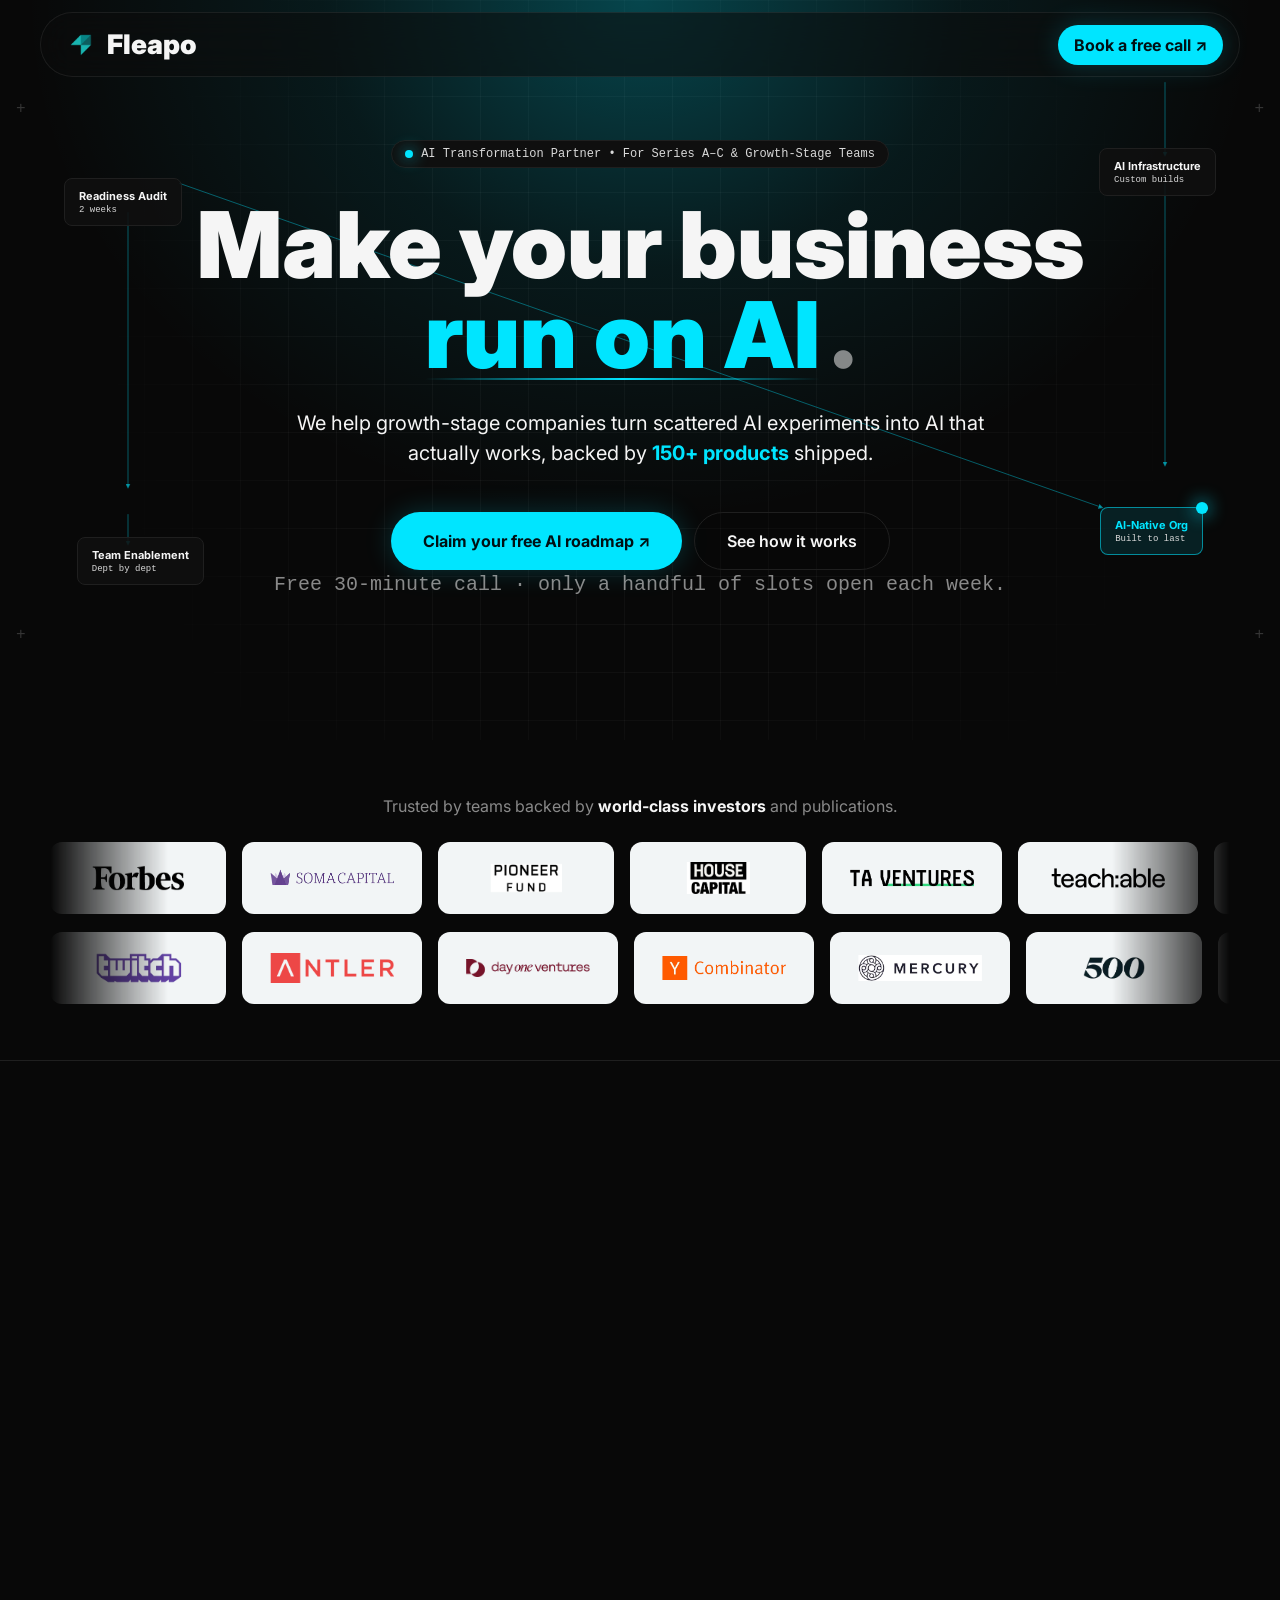
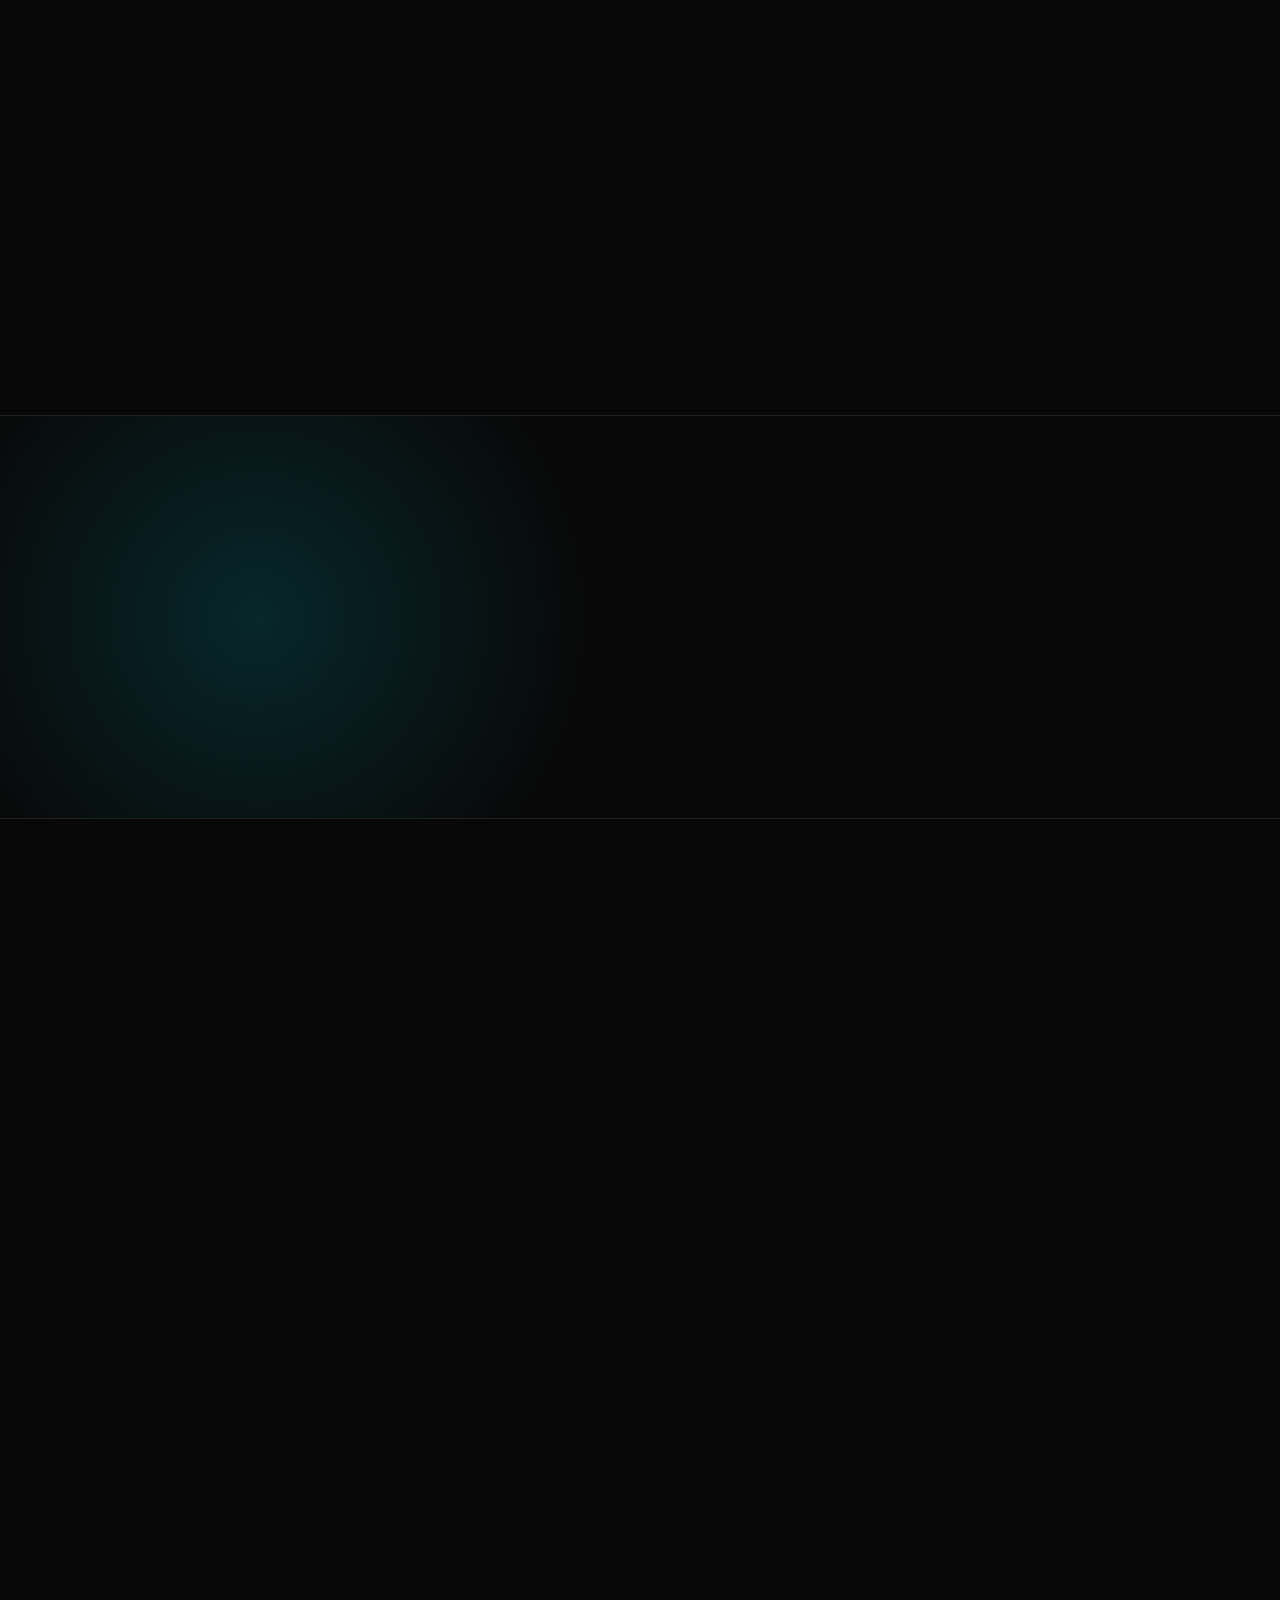
<file: index.html>
<!doctype html>
<html lang="en">
  <head>
    <meta charset="UTF-8" />
    <meta name="viewport" content="width=device-width, initial-scale=1.0" />
    <!-- Meta Pixel Code -->
    <script>
      !function(f,b,e,v,n,t,s)
      {if(f.fbq)return;n=f.fbq=function(){n.callMethod?
      n.callMethod.apply(n,arguments):n.queue.push(arguments)};
      if(!f._fbq)f._fbq=n;n.push=n;n.loaded=!0;n.version='2.0';
      n.queue=[];t=b.createElement(e);t.async=!0;
      t.src=v;s=b.getElementsByTagName(e)[0];
      s.parentNode.insertBefore(t,s)}(window, document,'script',
      'https://connect.facebook.net/en_US/fbevents.js');
      fbq('init', '1394991242243132');
      fbq('track', 'PageView');
    </script>
    <noscript><img height="1" width="1" style="display:none"
      src="https://www.facebook.com/tr?id=1394991242243132&ev=PageView&noscript=1"
    /></noscript>
    <!-- End Meta Pixel Code -->
    <title>Fleapo | AI Transformation for Growth-Stage Companies</title>
    <meta name="description" content="Fleapo helps growth-stage companies make AI actually work: we measure your AI readiness, enable your teams, and build AI that runs inside your business." />
    <link rel="icon" type="image/x-icon" href="./favicon.ico" />
    <link rel="apple-touch-icon" href="./apple-touch-icon.png" />
    <meta name="theme-color" content="#080808" />
    <link rel="preconnect" href="https://assets.calendly.com" />
    <link rel="preconnect" href="https://calendly.com" />
    <link rel="stylesheet" href="https://assets.calendly.com/assets/external/widget.css" />
    <link rel="preconnect" href="https://fonts.googleapis.com" />
    <link rel="preconnect" href="https://fonts.gstatic.com" crossorigin />
    <link href="https://fonts.googleapis.com/css2?family=Inter:wght@400;600;800;900&display=swap" rel="stylesheet" />
    <link rel="stylesheet" href="./styles.css?v=6" />
  </head>
  <body>
    <header class="nav-pill">
      <a class="brand" href="#top" aria-label="Fleapo home">
        <img class="brand-mark" src="./apple-touch-icon.png" alt="" width="32" height="32" />
        <span>Fleapo</span>
      </a>
      <button class="primary small open-modal">Book a free call ↗</button>
    </header>

    <main id="top">
      <section class="hero">
        <div class="grid-bg"></div>
        <div class="cyan-glow"></div>
        <svg class="hero-lines" viewBox="0 0 1280 720" aria-hidden="true">
          <defs>
            <marker id="arrow" viewBox="0 0 10 10" refX="5" refY="5" markerWidth="5" markerHeight="5" orient="auto-start-reverse">
              <path d="M 0 0 L 10 5 L 0 10 z" fill="rgba(0,229,255,.55)" />
            </marker>
          </defs>
          <line x1="128" y1="202" x2="128" y2="476" />
          <line x1="179" y1="173" x2="1101" y2="497" />
          <line x1="1165" y1="173" x2="1165" y2="454" />
          <line x1="1165" y1="72" x2="1165" y2="144" />
          <line x1="128" y1="504" x2="128" y2="533" />
        </svg>
        <div class="hero-chip chip-a"><b>Readiness Audit</b><span>2 weeks</span></div>
        <div class="hero-chip chip-b"><b>Team Enablement</b><span>Dept by dept</span></div>
        <div class="hero-chip chip-c"><b>AI Infrastructure</b><span>Custom builds</span></div>
        <div class="hero-chip chip-d active"><b>AI-Native Org</b><span>Built to last</span><i></i></div>
        <span class="corner plus tl">+</span><span class="corner plus tr">+</span><span class="corner plus bl">+</span><span class="corner plus br">+</span>
        <div class="hero-copy">
          <div class="badge"><i></i>AI Transformation Partner • For Series A–C &amp; Growth-Stage Teams</div>
          <h1>Make your business<br /><span><em>run on AI</em><small>.</small></span></h1>
          <p class="hero-sub">We help growth-stage companies turn scattered AI experiments into AI that actually works, backed by <b>150+ products</b> shipped.</p>
          <div class="hero-actions">
            <button class="primary open-modal">Claim your free AI roadmap ↗</button>
            <a class="ghost" href="#work">See how it works</a>
          </div>
          <p class="hero-note">Free 30-minute call · only a handful of slots open each week.</p>
        </div>
      </section>

      <section class="investors-band">
        <div class="investors">
          <p class="trust-banner">Trusted by teams backed by <b>world-class investors</b> and publications.</p>
          <div class="logo-marquee">
            <div class="logo-track">
              <span class="inv-card"><img src="./logos/investors/forbes.webp" alt="Forbes" loading="lazy" /></span>
              <span class="inv-card"><img src="./logos/investors/somacapital.webp" alt="Soma Capital" loading="lazy" /></span>
              <span class="inv-card"><img src="./logos/investors/pioneerfund.webp" alt="Pioneer Fund" loading="lazy" /></span>
              <span class="inv-card"><img src="./logos/investors/housecapital.png" alt="House Capital" loading="lazy" /></span>
              <span class="inv-card"><img src="./logos/investors/taventures.webp" alt="TA Ventures" loading="lazy" /></span>
              <span class="inv-card"><img src="./logos/investors/teachable.webp" alt="Teachable" loading="lazy" /></span>
              <span class="inv-card"><img src="./logos/investors/tinder.webp" alt="Tinder" loading="lazy" /></span>
              <span class="inv-card"><img src="./logos/investors/forbes.webp" alt="" aria-hidden="true" loading="lazy" /></span>
              <span class="inv-card"><img src="./logos/investors/somacapital.webp" alt="" aria-hidden="true" loading="lazy" /></span>
              <span class="inv-card"><img src="./logos/investors/pioneerfund.webp" alt="" aria-hidden="true" loading="lazy" /></span>
              <span class="inv-card"><img src="./logos/investors/housecapital.png" alt="" aria-hidden="true" loading="lazy" /></span>
              <span class="inv-card"><img src="./logos/investors/taventures.webp" alt="" aria-hidden="true" loading="lazy" /></span>
              <span class="inv-card"><img src="./logos/investors/teachable.webp" alt="" aria-hidden="true" loading="lazy" /></span>
              <span class="inv-card"><img src="./logos/investors/tinder.webp" alt="" aria-hidden="true" loading="lazy" /></span>
            </div>
          </div>
          <div class="logo-marquee reverse">
            <div class="logo-track">
              <span class="inv-card"><img src="./logos/investors/twitch.webp" alt="Twitch" loading="lazy" /></span>
              <span class="inv-card"><img src="./logos/investors/antler.png" alt="Antler" loading="lazy" /></span>
              <span class="inv-card"><img src="./logos/investors/dayoneventures.webp" alt="Day One Ventures" loading="lazy" /></span>
              <span class="inv-card"><img src="./logos/investors/ycombinator.webp" alt="Y Combinator" loading="lazy" /></span>
              <span class="inv-card"><img src="./logos/investors/mercury.webp" alt="Mercury" loading="lazy" /></span>
              <span class="inv-card"><img src="./logos/investors/500global.webp" alt="500 Global" loading="lazy" /></span>
              <span class="inv-card"><img src="./logos/investors/stonks.webp" alt="Stonks" loading="lazy" /></span>
              <span class="inv-card"><img src="./logos/investors/twitch.webp" alt="" aria-hidden="true" loading="lazy" /></span>
              <span class="inv-card"><img src="./logos/investors/antler.png" alt="" aria-hidden="true" loading="lazy" /></span>
              <span class="inv-card"><img src="./logos/investors/dayoneventures.webp" alt="" aria-hidden="true" loading="lazy" /></span>
              <span class="inv-card"><img src="./logos/investors/ycombinator.webp" alt="" aria-hidden="true" loading="lazy" /></span>
              <span class="inv-card"><img src="./logos/investors/mercury.webp" alt="" aria-hidden="true" loading="lazy" /></span>
              <span class="inv-card"><img src="./logos/investors/500global.webp" alt="" aria-hidden="true" loading="lazy" /></span>
              <span class="inv-card"><img src="./logos/investors/stonks.webp" alt="" aria-hidden="true" loading="lazy" /></span>
            </div>
          </div>
        </div>
      </section>

      <section class="gap band">
        <div class="section-label">THE GAP</div>
        <div class="split">
          <div class="gap-intro">
            <h2>AI-curious.<br />Not yet AI-native.</h2>
            <p>We'll show you exactly where your AI stands today, and how far it is from where it could be.</p>
            <button class="primary open-modal">See where you really stand ↗</button>
          </div>
          <div class="gap-card">
            <p class="mono">THE GAP IS MEASURABLE</p>
            <h3>Where most companies get stuck</h3>
            <div class="native-bar"><span>A genuinely AI-native company</span></div>
            <ul>
              <li>ChatGPT seats ≠ an AI strategy</li>
              <li>Knowing about AI ≠ using it</li>
              <li>More tools ≠ more output</li>
              <li>A few pilots ≠ transformation</li>
              <li>Excitement ≠ readiness</li>
              <li>Interest ≠ infrastructure</li>
            </ul>
            <p>We turn AI from scattered experiments into real change in how your work gets done.</p>
          </div>
        </div>
      </section>

      <section id="work" class="work band">
        <div class="section-label">HOW IT WORKS</div>
        <h2>Three steps to an<br />AI-native company</h2>
        <p class="lead">We measure before we recommend, and enable your people before we automate their work.</p>
        <div class="tabs" role="tablist">
          <button class="active" data-leap="0" role="tab" aria-selected="true">01<br />MEASURE</button>
          <button data-leap="1" role="tab" aria-selected="false">02<br />ENABLE</button>
          <button data-leap="2" role="tab" aria-selected="false">03<br />BUILD</button>
        </div>
        <div class="capabilities">
          <article>
            <span>01</span>
            <h3>Measure</h3>
            <h4>The AI Readiness Index.</h4>
            <p>A structured assessment of how AI is used across every team today, so your roadmap starts from evidence, not opinion.</p>
          </article>
          <article>
            <span>02</span>
            <h3>Enable</h3>
            <h4>Get your teams working with AI.</h4>
            <p>Hands-on enablement built around how each team already works, so people use AI on their real, daily tasks from day one.</p>
          </article>
          <article>
            <span>03</span>
            <h3>Build</h3>
            <h4>Deploy AI infrastructure that lasts.</h4>
            <p>Custom AI systems wired into how work actually happens, from internal tools to agents and workflow automation.</p>
          </article>
        </div>
      </section>

      <section class="diagnosis band">
        <div>
          <p class="section-label">NOT SURE WHERE TO START WITH AI?</p>
          <p>Book a free AI Discovery Call and we'll show you the highest-ROI places to start with AI, at no cost.</p>
          <button class="primary open-modal">Uncover your highest-ROI AI moves ↗</button>
        </div>
      </section>

      <section class="proof band">
        <div class="proof-copy">
          <span class="proof-mark">◷</span>
          <p class="section-label">THE AI READINESS INDEX</p>
          <h2>We measure everything<br />before we recommend anything.</h2>
          <p>Our AI Readiness Index scores every function and shows exactly where AI will create the most value first. You walk away with a clear, evidence-based picture of where you stand today and the highest-impact moves to make next.</p>
          <button class="primary open-modal">Get your free readiness review ↗</button>
        </div>
        <aside class="report">
          <div class="report-head"><span>FLEAPO AI READINESS INDEX</span><b>SAMPLE</b><span>Illustrative</span></div>
          <div class="report-grid">
            <div><strong>54</strong><span>READINESS SCORE<br />Out of 100</span></div>
            <div><strong>7</strong><span>FUNCTIONS<br />Assessed</span></div>
            <div><strong>23</strong><span>RESPONDENTS<br />Leaders &amp; teams</span></div>
            <div><strong>Stage 2</strong><span>MATURITY<br />Piloting</span></div>
          </div>
          <div class="stages"><span>01<br />Curious</span><span class="here">02<br />Piloting<em>YOU ARE HERE</em></span><span>03<br />Operating</span><span>04<br />AI-Native</span></div>
          <h4>CAPABILITY DIMENSIONS</h4>
          <div class="depts">
            <span>Everyday AI use <b>68</b></span>
            <span>Workflow automation <b>41</b></span>
            <span>Agentic systems <b>29</b></span>
            <span>Content &amp; media AI <b>55</b></span>
            <span>Data &amp; decisions <b>38</b></span>
            <span>AI governance <b>32</b></span>
          </div>
          <footer>Estimated annual value unlocked through AI<strong>Illustrative only</strong></footer>
        </aside>
      </section>

      <section id="case-studies" class="clients band">
        <p class="section-label">PROVEN IN PRODUCTION</p>
        <h2>We don't just advise on AI.<br />We've shipped it.</h2>
        <p>A decade of building real AI products, now put to work inside growth-stage companies.</p>
        <div class="case-grid">
          <article class="case-card">
            <p class="mono">SAAS · CONSUMER</p>
            <h3><img class="case-logo" src="./logos/tagmango.svg" alt="TagMango" width="134" height="28" loading="lazy" /></h3>
            <ul><li><b>$8M</b> ARR</li><li><b>$112M+</b> annual creator earnings</li></ul>
          </article>
          <article class="case-card">
            <p class="mono">CONSUMER · MARKETPLACE</p>
            <h3><img class="case-logo case-logo--fanfix" src="./logos/fanfix.svg" alt="FanFix" width="180" height="69" loading="lazy" /></h3>
            <ul><li><b>$12M</b> raised</li><li><b>$250M+</b> paid to creators</li><li>Acquired by SuperOrdinary</li></ul>
          </article>
          <article class="case-card">
            <p class="mono">AI · VERTICAL SAAS</p>
            <h3><img class="case-logo" src="./logos/teetime.svg" alt="TeeTime" width="142" height="32" loading="lazy" /></h3>
            <ul><li><b>3×</b> booking conversion</li><li><b>100K+</b> users</li><li><b>3</b> countries</li></ul>
          </article>
          <article class="case-card">
            <p class="mono">AI NATIVE · B2C</p>
            <h3><img class="case-logo" src="./logos/aifiesta.svg" alt="AI Fiesta" width="183" height="40" loading="lazy" /></h3>
            <ul><li><b>$10M</b> ARR in 6 months</li><li><b>100K+</b> sign-ups</li></ul>
          </article>
        </div>
      </section>

      <section id="founders" class="founder band">
        <div class="founder-copy">
          <p class="section-label">THE FOUNDERS</p>
          <h2>Builders first.<br />Everything else second.</h2>
          <h3>Mohammad Hasan &amp; Belal Ahmad</h3>
          <p class="muted">Co-Founders, Fleapo</p>
          <p>After 13+ years and 150+ products shipped across 7 countries, Mohammad Hasan and Belal Ahmad now help growth-stage companies make AI actually work.</p>
          <div class="link-row">
            <a href="https://linkedin.com/company/fleapo-ai" target="_blank" rel="noopener">LinkedIn ↗</a>
            <a href="https://instagram.com/fleapo_ai" target="_blank" rel="noopener">Instagram ↗</a>
            <a href="https://x.com/fleapo_ai" target="_blank" rel="noopener">X ↗</a>
            <a href="https://youtube.com/@fleapo_ai" target="_blank" rel="noopener">YouTube ↗</a>
          </div>
        </div>
        <div class="portrait">
          <div class="avatar">
            <img src="./images/hasan.webp" alt="Mohammad Hasan, Co-Founder of Fleapo" width="800" height="800" loading="lazy" />
            <span class="avatar-tag">Mohammad Hasan · Co-Founder</span>
          </div>
          <div class="quote">“AI transformation fails when it's treated as a tech problem. It's a people and systems problem, and that's exactly what we solve.”</div>
        </div>
      </section>

      <section id="faq" class="faq band">
        <div>
          <p class="section-label">FAQ</p>
          <h2>Questions every leader asks before they start.</h2>
          <p>Still have questions?</p>
          <button class="primary open-modal">Talk to the builders directly ↗</button>
          <p class="muted">Prefer email?<br />info@fleapo.com</p>
        </div>
        <div class="faq-list">
          <details><summary><span>01</span>What is the AI Readiness Index?</summary><p>A structured assessment that benchmarks how AI is used across your teams and shows exactly where it will create the most value first.</p></details>
          <details><summary><span>02</span>Do we have to start with the AI Readiness Index?</summary><p>No, but measuring first gives leadership a clear, evidence-based roadmap before any enablement or build work begins.</p></details>
          <details><summary><span>03</span>Is this an AI training course?</summary><p>No, our enablement happens inside your real workflows and is followed by building the systems that make the change stick.</p></details>
          <details><summary><span>04</span>What kinds of AI systems do you build?</summary><p>Internal tools, AI agents, workflow automation, and knowledge systems, built with the same engineering behind our 150+ shipped products.</p></details>
          <details><summary><span>05</span>How long does an AI transformation take?</summary><p>It varies by scope, but engagements move in clear stages, so you see value at each milestone instead of only at the end.</p></details>
          <details><summary><span>06</span>How are you different from a consulting firm?</summary><p>Unlike consultants who hand you a deck and leave, we build and deploy the AI systems ourselves, so you get working infrastructure, not just recommendations.</p></details>
        </div>
      </section>

      <section class="final-cta">
        <span class="plus tl">+</span><span class="plus tr">+</span><span class="plus bl">+</span><span class="plus br">+</span>
        <h2>The best day to start was yesterday.<br />The next best moment is now.</h2>
        <p>The companies that move on AI now will set the pace everyone else follows.</p>
        <button class="primary open-modal">Book a free AI Discovery Call ↗</button>
      </section>
    </main>

    <footer class="site-footer">
      <div>
        <h3>Make your business run on AI.</h3>
        <p>Fleapo helps growth-stage companies measure AI readiness, enable teams, and build AI that runs permanently inside the business.</p>
        <p class="muted">We're always looking for exceptional builders. Email info@fleapo.com.</p>
      </div>
      <nav><a href="#work">How It Works</a><a href="#case-studies">Case Studies</a><a href="#founders">Founders</a><a href="#faq">FAQ</a></nav>
      <div>
        <a href="https://linkedin.com/company/fleapo-ai" target="_blank" rel="noopener">LinkedIn ↗</a>
        <a href="https://instagram.com/fleapo_ai" target="_blank" rel="noopener">Instagram ↗</a>
        <a href="https://x.com/fleapo_ai" target="_blank" rel="noopener">X ↗</a>
        <a href="https://youtube.com/@fleapo_ai" target="_blank" rel="noopener">YouTube ↗</a>
        <span>info@fleapo.com</span>
        <p>Salt Lake Sector 5,<br />Kolkata, India</p>
      </div>
    </footer>

    <dialog id="contactModal">
      <form class="modal-card" id="contactForm" novalidate>
        <button type="button" class="close" aria-label="Close">×</button>
        <p class="section-label">BOOK YOUR FREE CALL</p>
        <h2>Let's build your AI-native company.</h2>
        <p class="form-intro">Tell us where you are with AI and we'll show you the fastest path to making it actually work.</p>
        <label>Full Name *<input type="text" name="fullname" autocomplete="name" required /></label>
        <label>Work Email *<input type="email" name="EMAIL" autocomplete="email" required /></label>
        <label>Phone Number *<input type="tel" name="PHONE" autocomplete="tel" placeholder="+91 00000 00000" required /></label>
        <label>Company Website *<input type="text" name="WEBSITE" autocomplete="url" placeholder="yourcompany.com" required /></label>
        <label>What best describes your role? *<select name="MMERGE7" required><option value="" disabled selected>Select…</option><option>Founder / CEO</option><option>CXO / Leadership</option><option>Head of Department</option><option>Individual Contributor</option></select></label>
        <fieldset class="checkgroup">
          <legend>What are you looking to achieve with AI? *<span class="hint">Select all that apply</span></legend>
          <label class="check"><input type="checkbox" name="goal" value="Assess AI readiness across teams and roles" /><span>Assess AI readiness across teams and roles</span></label>
          <label class="check"><input type="checkbox" name="goal" value="Train our workforce to use AI effectively day-to-day" /><span>Train our workforce to use AI effectively day-to-day</span></label>
          <label class="check"><input type="checkbox" name="goal" value="Redesign workflows using AI" /><span>Redesign workflows using AI</span></label>
          <label class="check"><input type="checkbox" name="goal" value="Deploy AI systems or agents internally" /><span>Deploy AI systems or agents internally</span></label>
          <label class="check"><input type="checkbox" name="goal" value="Explore customer-facing AI use cases" /><span>Explore customer-facing AI use cases</span></label>
        </fieldset>
        <label>Company Size *<select name="CSIZE" required><option value="" disabled selected>Select…</option><option>1-99</option><option>100-499</option><option>500-999</option><option>1000+</option></select></label>
        <label>How soon are you looking to move? *<select name="MMERGE10" required><option value="" disabled selected>Select…</option><option>Immediately (0–30 days)</option><option>1–3 months</option><option>Exploring / not sure yet</option></select></label>
        <div aria-hidden="true" style="position:absolute;left:-5000px"><input type="text" name="b_e15f0379c2077a0cf596534b4_10e1e0cd05" tabindex="-1" autocomplete="off" /></div>
        <p class="form-msg" id="formMsg" role="status" aria-live="polite"></p>
        <button class="primary" type="submit" id="formSubmit">Submit →</button>
      </form>
      <div class="modal-card booking-card" id="bookingView" hidden>
        <button type="button" class="close" aria-label="Close">×</button>
        <p class="section-label">YOU'RE IN ✓</p>
        <h2>Now lock in your discovery call.</h2>
        <p class="muted">Pick a time that works for you and we'll see you there.</p>
        <div id="calendlyInline" class="calendly-inline"></div>
      </div>
    </dialog>

    <script src="https://assets.calendly.com/assets/external/widget.js" async></script>
    <script src="./script.js?v=7" defer></script>
  </body>
</html>
</file>
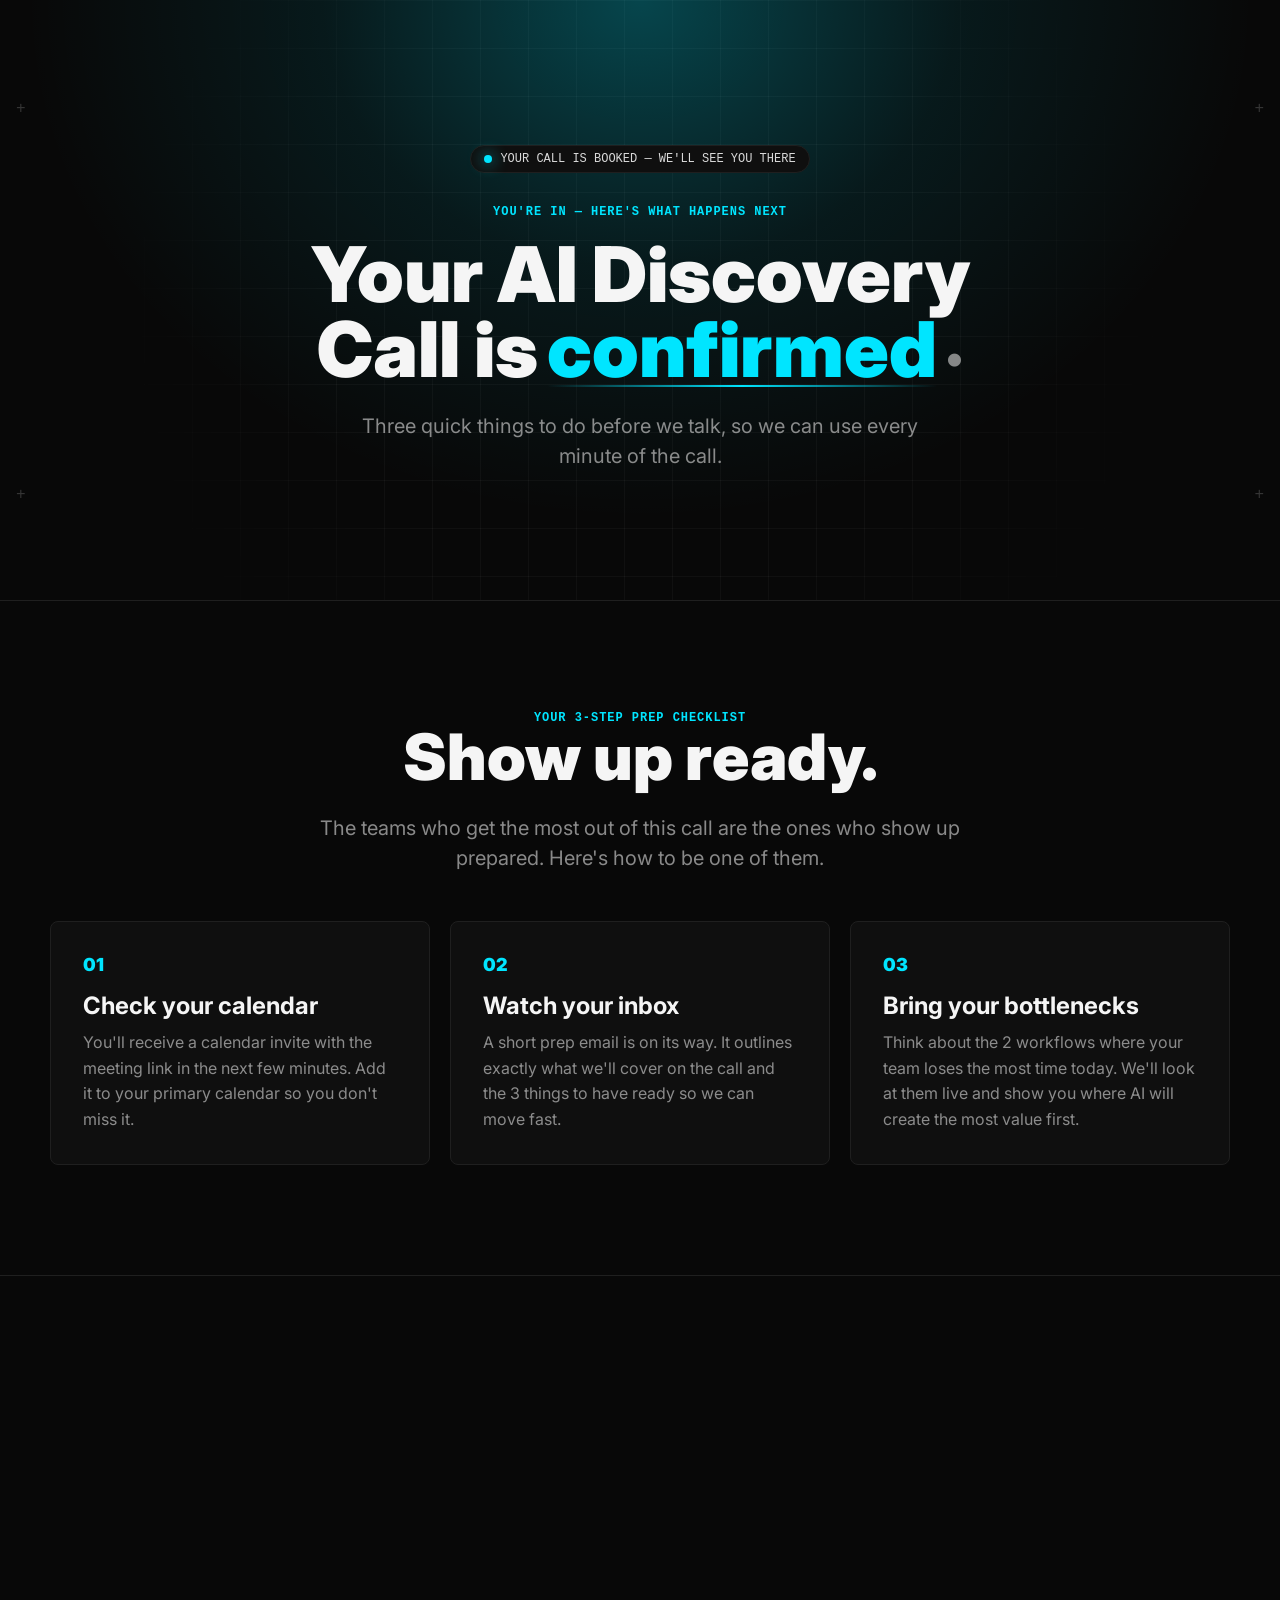
<file: confirmation.html>
<!doctype html>
<html lang="en">
  <head>
    <meta charset="UTF-8" />
    <meta name="viewport" content="width=device-width, initial-scale=1.0" />
    <!-- Meta Pixel Code -->
    <script>
      !function(f,b,e,v,n,t,s)
      {if(f.fbq)return;n=f.fbq=function(){n.callMethod?
      n.callMethod.apply(n,arguments):n.queue.push(arguments)};
      if(!f._fbq)f._fbq=n;n.push=n;n.loaded=!0;n.version='2.0';
      n.queue=[];t=b.createElement(e);t.async=!0;
      t.src=v;s=b.getElementsByTagName(e)[0];
      s.parentNode.insertBefore(t,s)}(window, document,'script',
      'https://connect.facebook.net/en_US/fbevents.js');
      fbq('init', '1394991242243132');
      fbq('track', 'PageView');
      // Reaching this page means the visitor completed a Calendly booking.
      fbq('track', 'Schedule');
    </script>
    <noscript><img height="1" width="1" style="display:none"
      src="https://www.facebook.com/tr?id=1394991242243132&ev=PageView&noscript=1"
    /></noscript>
    <!-- End Meta Pixel Code -->
    <title>You're In | Fleapo</title>
    <meta name="description" content="Your AI Discovery Call is confirmed. Here's what happens next." />
    <meta name="robots" content="noindex" />
    <link rel="icon" type="image/x-icon" href="./favicon.ico" />
    <link rel="apple-touch-icon" href="./apple-touch-icon.png" />
    <meta name="theme-color" content="#080808" />
    <link rel="preconnect" href="https://fonts.googleapis.com" />
    <link rel="preconnect" href="https://fonts.gstatic.com" crossorigin />
    <link href="https://fonts.googleapis.com/css2?family=Inter:wght@400;600;800;900&display=swap" rel="stylesheet" />
    <link rel="stylesheet" href="./styles.css?v=3" />
  </head>
  <body>
    <main id="top">
      <section class="confirm-hero">
        <div class="grid-bg"></div>
        <div class="cyan-glow"></div>
        <span class="corner plus tl">+</span><span class="corner plus tr">+</span><span class="corner plus bl">+</span><span class="corner plus br">+</span>
        <div class="confirm-copy">
          <div class="badge"><i></i>YOUR CALL IS BOOKED — WE'LL SEE YOU THERE</div>
          <p class="section-label">YOU'RE IN — HERE'S WHAT HAPPENS NEXT</p>
          <h1>Your AI Discovery<br /><span>Call is <em>confirmed</em><small>.</small></span></h1>
          <p>Three quick things to do before we talk, so we can use every minute of the call.</p>
        </div>
      </section>

      <section class="prep band">
        <div class="section-label">YOUR 3-STEP PREP CHECKLIST</div>
        <h2>Show up ready.</h2>
        <p class="lead">The teams who get the most out of this call are the ones who show up prepared. Here's how to be one of them.</p>
        <div class="prep-grid">
          <article class="prep-card">
            <span>01</span>
            <h3>Check your calendar</h3>
            <p>You'll receive a calendar invite with the meeting link in the next few minutes. Add it to your primary calendar so you don't miss it.</p>
          </article>
          <article class="prep-card">
            <span>02</span>
            <h3>Watch your inbox</h3>
            <p>A short prep email is on its way. It outlines exactly what we'll cover on the call and the 3 things to have ready so we can move fast.</p>
          </article>
          <article class="prep-card">
            <span>03</span>
            <h3>Bring your bottlenecks</h3>
            <p>Think about the 2 workflows where your team loses the most time today. We'll look at them live and show you where AI will create the most value first.</p>
          </article>
        </div>
      </section>

      <section class="final-cta">
        <span class="plus tl">+</span><span class="plus tr">+</span><span class="plus bl">+</span><span class="plus br">+</span>
        <h2>Need to reschedule or have<br />a question before the call?</h2>
        <p>We typically reply within a few hours.</p>
        <a class="primary" href="mailto:info@fleapo.com?subject=About%20my%20AI%20Discovery%20Call">Email our team ↗</a>
      </section>
    </main>

    <footer class="site-footer">
      <div>
        <h3>Don't just adopt AI. Become AI-native.</h3>
        <p>Fleapo is the AI transformation partner for growth-stage companies. We measure readiness, enable teams, and build AI infrastructure that runs permanently inside your business.</p>
      </div>
      <div>
        <a href="https://linkedin.com/company/fleapo-ai" target="_blank" rel="noopener">LinkedIn ↗</a>
        <a href="https://instagram.com/fleapo_ai" target="_blank" rel="noopener">Instagram ↗</a>
        <a href="https://x.com/fleapo_ai" target="_blank" rel="noopener">X ↗</a>
        <a href="https://youtube.com/@fleapo_ai" target="_blank" rel="noopener">YouTube ↗</a>
        <span>info@fleapo.com</span>
        <p>Salt Lake Sector 5,<br />Kolkata, India</p>
      </div>
    </footer>
    <p class="copyright">Copyright 2026 | Fleapo™</p>
  </body>
</html>
</file>
<file: styles.css>
:root {
  --bg: #080808;
  --panel: #0f0f0f;
  --panel-2: #141414;
  --border: #1f1f1f;
  --text: #f5f5f5;
  --muted: #d9d9d9;
  --dim: rgba(217, 217, 217, 0.62);
  --cyan: #00e5ff;
  --cyan-2: #00a9c8;
}

* { box-sizing: border-box; }
html { scroll-behavior: smooth; scroll-padding-top: 96px; }
body {
  margin: 0;
  background: var(--bg);
  color: var(--text);
  font-family: Inter, system-ui, sans-serif;
  overflow-x: hidden;
  text-rendering: optimizeSpeed;
}
a, button { color: inherit; font: inherit; }
a { text-decoration: none; }
button { cursor: pointer; border: 0; }

/* Skip heavy off-screen rendering until sections scroll near the viewport */
.band, .clients, .founder, .faq, .final-cta, .site-footer {
  content-visibility: auto;
  contain-intrinsic-size: auto 720px;
}

.nav-pill {
  position: fixed;
  z-index: 100;
  top: 12px;
  left: 40px;
  right: 40px;
  height: 65px;
  display: flex;
  align-items: center;
  justify-content: space-between;
  gap: 12px;
  padding: 12px 16px;
  border: 1px solid rgba(255,255,255,.07);
  border-radius: 999px;
  background: rgba(13,13,13,.58);
  backdrop-filter: blur(18px);
}
.brand {
  display: flex;
  align-items: center;
  gap: 10px;
  flex-shrink: 0;
  padding: 4px 8px;
  font-size: 27px;
  font-weight: 900;
}
.brand-mark {
  display: block;
  width: 32px;
  height: 32px;
  border-radius: 8px;
}
.nav-divider { width: 1px; height: 16px; background: var(--border); }
.nav-pill nav {
  flex: 1;
  display: flex;
  justify-content: center;
  gap: 2px;
}
.nav-pill nav a {
  padding: 10px 12px;
  border-radius: 999px;
  white-space: nowrap;
  transition: background .2s ease;
}
.nav-pill nav a:hover { background: var(--panel-2); font-weight: 700; }
.primary {
  display: inline-flex;
  align-items: center;
  justify-content: center;
  min-height: 58px;
  padding: 16px 32px;
  border-radius: 999px;
  background: var(--cyan);
  color: #001014;
  font-weight: 700;
  box-shadow: 0 0 28px rgba(0,229,255,.2);
}
.primary.small { min-height: 40px; padding: 8px 16px; }
.ghost {
  display: inline-flex;
  align-items: center;
  justify-content: center;
  min-height: 58px;
  padding: 16px 32px;
  border: 1px solid var(--border);
  border-radius: 999px;
  background: rgba(0,0,0,.18);
  font-weight: 600;
}
.menu { display: none; margin-left: auto; background: transparent; padding: 10px; }
.menu span { display: block; width: 16px; height: 1px; margin: 4px 0; background: var(--text); }

.hero {
  position: relative;
  min-height: 740px;
  display: flex;
  align-items: center;
  justify-content: center;
  padding: 140px 16px 96px;
  overflow: hidden;
}
.grid-bg {
  position: absolute;
  inset: 0;
  background-image:
    linear-gradient(rgba(255,255,255,.035) 1px, transparent 1px),
    linear-gradient(90deg, rgba(255,255,255,.035) 1px, transparent 1px);
  background-size: 48px 48px;
  mask-image: radial-gradient(circle at center, black 0 44%, transparent 76%);
}
.cyan-glow {
  position: absolute;
  inset: 0 0 auto;
  height: 60vh;
  background: radial-gradient(ellipse at top, rgba(0,229,255,.28), rgba(0,229,255,.08) 35%, transparent 68%);
}
.hero-lines {
  position: absolute;
  inset: 0;
  width: 100%;
  height: 100%;
  pointer-events: none;
}
.hero-lines line {
  stroke: rgba(0,229,255,.38);
  stroke-width: 1;
  marker-end: url(#arrow);
}
.hero-chip {
  position: absolute;
  z-index: 5;
  display: flex;
  flex-direction: column;
  gap: 2px;
  padding: 10px 14px;
  border: 1px solid var(--border);
  border-radius: 8px;
  background: rgba(15,15,15,.88);
  font-size: 11px;
}
.hero-chip span { color: var(--muted); font-family: ui-monospace, SFMono-Regular, Menlo, monospace; font-size: 9px; }
.hero-chip.active { border-color: rgba(0,229,255,.55); background: rgba(0,229,255,.11); color: var(--cyan); }
.hero-chip i { position: absolute; top: -6px; right: -6px; width: 12px; height: 12px; border-radius: 50%; background: var(--cyan); box-shadow: 0 0 18px var(--cyan); }
.chip-a { left: 5%; top: 24%; }
.chip-b { left: 6%; bottom: 21%; }
.chip-c { right: 5%; top: 20%; }
.chip-d { right: 6%; bottom: 25%; }
.plus { font-family: ui-monospace, SFMono-Regular, Menlo, monospace; color: rgba(255,255,255,.18); }
.corner { position: absolute; z-index: 2; font-size: 16px; }
.tl { top: 100px; left: 16px; }
.tr { top: 100px; right: 16px; }
.bl { bottom: 96px; left: 16px; }
.br { bottom: 96px; right: 16px; }
.hero-copy {
  position: relative;
  z-index: 20;
  width: min(896px, 100%);
  text-align: center;
}
.badge {
  display: inline-flex;
  align-items: center;
  gap: 8px;
  min-height: 26px;
  margin-bottom: 32px;
  padding: 6px 13px;
  border: 1px solid var(--border);
  border-radius: 999px;
  background: var(--panel);
  color: var(--muted);
  font-family: ui-monospace, SFMono-Regular, Menlo, monospace;
  font-size: 12px;
}
.badge i {
  width: 8px;
  height: 8px;
  border-radius: 50%;
  background: var(--cyan);
  box-shadow: 0 0 16px var(--cyan);
}
h1, h2, h3, h4, p { margin-top: 0; }
.hero h1 {
  margin-bottom: 28px;
  font-size: clamp(48px, 7.5vw, 92px);
  line-height: .98;
  font-weight: 900;
}
.hero h1 span { display: flex; justify-content: center; gap: .12em; }
.hero h1 em {
  position: relative;
  color: var(--cyan);
  font-style: normal;
}
.hero h1 em::after {
  content: "";
  position: absolute;
  left: 0;
  right: 0;
  bottom: 0;
  height: 2px;
  border-radius: 999px;
  background: linear-gradient(90deg, transparent, var(--cyan), transparent);
}
.hero h1 small { color: rgba(217,217,217,.6); font-size: 1em; }
.hero-copy p {
  max-width: 760px;
  margin: 0 auto 44px;
  font-size: 20px;
  line-height: 1.5;
}
.hero-sub b { color: var(--cyan); }
.hero-actions {
  display: flex;
  justify-content: center;
  gap: 12px;
}
.hero-note {
  margin: 18px auto 0;
  color: var(--dim);
  font-family: ui-monospace, SFMono-Regular, Menlo, monospace;
  font-size: 13px;
}

.marquee-section { position: relative; height: 90px; overflow: hidden; }
.line {
  position: relative;
  height: 1px;
  border-top: 1px solid var(--border);
}
.line span { position: absolute; top: -10px; color: rgba(255,255,255,.2); }
.line span:last-child { right: 0; }
.marquee { padding: 16px 0; background: rgba(15,15,15,.3); overflow: hidden; }
.marquee-track {
  display: flex;
  width: max-content;
  animation: marquee 28s linear infinite;
  will-change: transform;
}
.marquee-track span {
  display: grid;
  place-items: center;
  width: 230px;
  height: 56px;
  color: rgba(255,255,255,.55);
  font-weight: 900;
}
@keyframes marquee { to { transform: translateX(-50%); } }

.stats {
  display: grid;
  grid-template-columns: repeat(5, 1fr);
  border-top: 1px solid var(--border);
  border-bottom: 1px solid var(--border);
}
.stats div { padding: 52px 20px; text-align: center; border-right: 1px solid var(--border); }
.stats div:last-child { border-right: 0; }
.stats strong { display: block; margin-bottom: 12px; color: var(--cyan); font-size: 38px; line-height: 1; }
.stats p, .lead, .muted { color: var(--dim); }

.band { padding: 110px max(24px, calc((100vw - 1180px) / 2)); }
.section-label {
  color: var(--cyan);
  font-family: ui-monospace, SFMono-Regular, Menlo, monospace;
  font-size: 12px;
  font-weight: 700;
  letter-spacing: .08em;
}
.band h2 {
  margin-bottom: 24px;
  font-size: clamp(40px, 5vw, 72px);
  line-height: 1;
  font-weight: 900;
}
.split {
  display: grid;
  grid-template-columns: .9fr 1.1fr;
  gap: 72px;
  align-items: start;
}
.gap-card, .capabilities article, .report, .portrait, .community, .case-card {
  border: 1px solid var(--border);
  border-radius: 8px;
  background: var(--panel);
}
.gap-intro { display: grid; gap: 22px; align-content: start; }
.gap-intro h2 { margin-bottom: 0; }
.gap-intro p { max-width: 380px; margin: 0; color: var(--dim); font-size: 17px; line-height: 1.6; }
.gap-intro .primary { justify-self: start; }
.gap-card { padding: 32px; }
.mono { color: var(--muted); font-family: ui-monospace, SFMono-Regular, Menlo, monospace; font-size: 12px; }
.native-bar {
  height: 42px;
  margin: 22px 0;
  border: 1px solid rgba(0,229,255,.38);
  border-radius: 999px;
  background: linear-gradient(90deg, rgba(0,229,255,.18), transparent);
  color: var(--cyan);
}
.native-bar span { display: block; padding: 11px 18px; }
.gap-card ul { display: grid; grid-template-columns: repeat(2, 1fr); gap: 10px; padding: 0; list-style: none; }
.gap-card li { padding: 12px; border: 1px solid var(--border); border-radius: 8px; color: var(--muted); }

.work { text-align: center; }
.lead { margin-bottom: 40px; font-size: 20px; line-height: 1.5; }
.tabs {
  display: inline-grid;
  grid-template-columns: repeat(3, 1fr);
  gap: 1px;
  margin-bottom: 28px;
  border: 1px solid var(--border);
  border-radius: 999px;
  overflow: hidden;
  background: var(--border);
}
.tabs button { padding: 12px 42px; background: var(--panel); color: var(--muted); font-weight: 800; }
.tabs button.active { background: var(--cyan); color: #001014; }
.capabilities {
  display: grid;
  grid-template-columns: repeat(3, 1fr);
  gap: 20px;
  text-align: left;
}
.capabilities article { padding: 32px; min-height: 200px; }
.capabilities article > span { color: var(--cyan); font-weight: 900; }
.capabilities h3 { margin: 18px 0 8px; font-size: 28px; }
.capabilities h4 { font-size: 21px; }
.capabilities p { color: var(--dim); line-height: 1.6; }
.capabilities b { display: block; margin-top: 22px; color: var(--cyan); font-size: 12px; }

.diagnosis {
  border-block: 1px solid var(--border);
  background: radial-gradient(circle at 20% 50%, rgba(0,229,255,.14), transparent 32%);
}
.diagnosis div { max-width: 760px; }
.diagnosis p:not(.section-label) { color: var(--muted); font-size: 22px; line-height: 1.5; margin-bottom: 32px; }

.proof {
  display: grid;
  grid-template-columns: .8fr 1.2fr;
  gap: 56px;
  align-items: center;
}
.proof-mark {
  display: inline-grid;
  place-items: center;
  width: 76px;
  height: 76px;
  margin-bottom: 24px;
  border: 1px solid rgba(0,229,255,.35);
  border-radius: 12px;
  color: var(--cyan);
  font-size: 28px;
  font-weight: 900;
}
.proof-copy p:not(.section-label) { color: var(--dim); line-height: 1.65; margin-bottom: 32px; }
.report {
  padding: 24px;
  background: #f2f5f6;
  color: #0c1113;
  box-shadow: 0 24px 80px rgba(0,229,255,.12);
}
.report-head {
  display: flex;
  justify-content: space-between;
  gap: 12px;
  border-bottom: 1px solid #d8dfe2;
  padding-bottom: 14px;
  font-size: 11px;
  font-weight: 800;
}
.report-head b { color: var(--cyan-2); }
.report-logo { display: block; height: 22px; width: auto; }
.report-grid {
  display: grid;
  grid-template-columns: repeat(4, 1fr);
  gap: 8px;
  margin: 16px 0;
}
.report-grid div {
  padding: 14px;
  border: 1px solid #d8dfe2;
  background: white;
}
.report-grid strong { display: block; color: var(--cyan-2); font-size: 28px; }
.report-grid span, .stages, .report h4 { font-size: 10px; font-weight: 800; }
.stages {
  display: grid;
  grid-template-columns: repeat(4, 1fr);
  gap: 8px;
  margin: 14px 0 18px;
}
.stages.three { grid-template-columns: repeat(3, 1fr); }
.stages span { padding: 10px; border: 1px solid #d8dfe2; background: white; }
.stages em { display: block; margin-top: 6px; color: var(--cyan-2); font-style: normal; }
.depts { display: grid; grid-template-columns: repeat(2, 1fr); gap: 8px; }
.depts span { padding: 11px; border: 1px solid #d8dfe2; background: white; font-size: 12px; }
.report footer { display: flex; justify-content: space-between; gap: 12px; margin-top: 16px; padding-top: 14px; border-top: 1px solid #d8dfe2; font-size: 12px; }
.report footer strong { color: var(--cyan-2); text-align: right; }

.clients { text-align: center; border-top: 1px solid var(--border); }
.clients > p:not(.section-label) { max-width: 700px; margin-inline: auto; color: var(--dim); line-height: 1.6; }
.case-grid {
  display: grid;
  grid-template-columns: repeat(4, 1fr);
  gap: 20px;
  margin-top: 48px;
  text-align: left;
}
.case-card { padding: 28px; }
.case-card h3 { margin: 12px 0 16px; font-size: 26px; }
.case-logo {
  display: block;
  height: 30px;
  width: auto;
  max-width: 100%;
}
.case-logo--fanfix { height: 48px; margin: -9px 0; }
.case-card ul { margin: 0; padding: 0; list-style: none; display: grid; gap: 10px; }
.case-card li { padding: 10px 12px; border: 1px solid var(--border); border-radius: 8px; color: var(--dim); font-size: 14px; }
.case-card li b { color: var(--cyan); }
.investors-band {
  padding: 56px max(24px, calc((100vw - 1180px) / 2));
  border-bottom: 1px solid var(--border);
}
.investors-band .investors { margin-top: 0; }
.investors-band .trust-banner { text-align: center; }
.investors { margin-top: 56px; display: grid; gap: 18px; }
.trust-banner { margin: 0 0 8px; color: var(--dim); font-size: 16px; }
.trust-banner b { color: var(--text); }
.logo-marquee {
  overflow: hidden;
  mask-image: linear-gradient(90deg, transparent, black 10%, black 90%, transparent);
  -webkit-mask-image: linear-gradient(90deg, transparent, black 10%, black 90%, transparent);
}
.logo-track {
  display: flex;
  gap: 16px;
  width: max-content;
  animation: marquee 36s linear infinite;
  will-change: transform;
}
.logo-marquee.reverse .logo-track { animation-direction: reverse; animation-duration: 42s; }
.logo-marquee:hover .logo-track { animation-play-state: paused; }
.inv-card {
  display: grid;
  place-items: center;
  min-width: 176px;
  height: 72px;
  margin-right: 0;
  padding: 16px 28px;
  border-radius: 12px;
  background: #f2f5f6;
}
.inv-card img {
  display: block;
  max-height: 32px;
  max-width: 124px;
  width: auto;
  height: auto;
  object-fit: contain;
}

.founder {
  display: grid;
  grid-template-columns: 1fr .9fr;
  gap: 40px;
  border-top: 1px solid var(--border);
}
.founder-copy p { color: var(--dim); line-height: 1.65; }
.founder-copy h3 { margin-bottom: 6px; font-size: 28px; }
.link-row { display: flex; flex-wrap: wrap; gap: 18px; color: var(--cyan); font-weight: 700; }
.link-row a { color: var(--cyan); }
.portrait { padding: 24px; min-height: 520px; display: flex; flex-direction: column; justify-content: space-between; background: linear-gradient(180deg, rgba(0,229,255,.13), var(--panel) 48%); }
.avatar {
  position: relative;
  height: 320px;
  border-radius: 8px;
  overflow: hidden;
  background: #111;
}
.avatar img {
  width: 100%;
  height: 100%;
  object-fit: cover;
  display: block;
}
.avatar-tag {
  position: absolute;
  left: 10px;
  bottom: 10px;
  padding: 7px 14px;
  border: 1px solid rgba(0,229,255,.35);
  border-radius: 999px;
  background: rgba(8,8,8,.78);
  color: var(--text);
  font-size: 12px;
  font-weight: 700;
}
.quote { color: var(--text); font-size: 20px; line-height: 1.4; }
.community { padding: 24px; }
.community strong { display: block; color: var(--cyan); font-size: 56px; }
.community span, .community p, .community div, .community small { color: var(--dim); line-height: 1.6; }

.faq {
  display: grid;
  grid-template-columns: .7fr 1.3fr;
  gap: 56px;
  border-top: 1px solid var(--border);
}
.faq > div:first-child .primary { margin-bottom: 24px; }
.faq-list details { border-top: 1px solid var(--border); }
.faq-list details:last-child { border-bottom: 1px solid var(--border); }
.faq-list summary {
  display: flex;
  align-items: center;
  gap: 24px;
  padding: 26px 0;
  cursor: pointer;
  font-size: 22px;
  font-weight: 800;
}
.faq-list summary span { color: var(--cyan); font-family: ui-monospace, SFMono-Regular, Menlo, monospace; font-size: 16px; }
.faq-list p { color: var(--dim); padding: 0 0 26px 56px; line-height: 1.6; }

.final-cta {
  position: relative;
  padding: 120px 24px;
  border-block: 1px solid var(--border);
  text-align: center;
  overflow: hidden;
}
.final-cta::before {
  content: "";
  position: absolute;
  inset: 0;
  background: radial-gradient(circle at center, rgba(0,229,255,.2), transparent 55%);
  pointer-events: none;
}
.final-cta h2, .final-cta p, .final-cta button { position: relative; }
.final-cta h2 { font-size: clamp(36px, 5vw, 70px); line-height: 1.03; }
.final-cta p { color: var(--dim); font-size: 20px; margin-bottom: 32px; }

.site-footer {
  display: grid;
  grid-template-columns: 1.1fr .7fr .9fr;
  gap: 48px;
  padding: 64px max(24px, calc((100vw - 1180px) / 2));
  color: var(--dim);
}
.site-footer h3 { color: var(--text); font-size: 26px; }
.site-footer nav, .site-footer div:last-child { display: grid; gap: 12px; align-content: start; }
.site-footer a { color: var(--text); }

dialog {
  width: min(520px, calc(100vw - 32px));
  padding: 0;
  border: 1px solid var(--border);
  border-radius: 12px;
  background: transparent;
  color: var(--text);
}
dialog::backdrop { background: rgba(0,0,0,.72); backdrop-filter: blur(8px); }
.modal-card {
  position: relative;
  display: grid;
  gap: 14px;
  padding: 28px;
  background: var(--panel);
  max-height: calc(100vh - 64px);
  overflow-y: auto;
}
.modal-card[hidden] { display: none; }
.modal-card h2 { margin-bottom: 8px; font-size: 32px; line-height: 1; }
.modal-card .ghost { min-height: 48px; padding: 10px 24px; }
.close {
  position: absolute;
  top: 12px;
  right: 12px;
  width: 34px;
  height: 34px;
  border-radius: 50%;
  background: var(--panel-2);
}
label { display: grid; gap: 8px; color: var(--muted); font-weight: 700; }
.form-intro { margin: -4px 0 6px; color: var(--dim); font-size: 14px; line-height: 1.55; }
.checkgroup { margin: 0; padding: 0; border: 0; display: grid; gap: 10px; }
.checkgroup legend { padding: 0; margin-bottom: 4px; color: var(--muted); font-weight: 700; }
.checkgroup .hint { display: block; margin-top: 2px; color: var(--dim); font-weight: 400; font-size: 12px; }
.check {
  display: flex;
  align-items: flex-start;
  gap: 10px;
  padding: 11px 13px;
  border: 1px solid var(--border);
  border-radius: 8px;
  background: #090909;
  color: var(--muted);
  font-weight: 400;
  cursor: pointer;
  transition: border-color .2s ease, background .2s ease;
}
.check:hover { border-color: rgba(0,229,255,.4); }
.check:has(input:checked) { border-color: var(--cyan); background: rgba(0,229,255,.08); color: var(--text); }
.check input { accent-color: var(--cyan); width: 17px; height: 17px; margin: 1px 0 0; flex-shrink: 0; }
.form-msg { display: none; margin: 0; font-size: 14px; line-height: 1.45; }
.form-msg.error { display: block; color: #ff8a8a; }
.form-msg.success { display: block; color: var(--cyan); font-weight: 700; }

/* Booking view — widen the dialog and embed Calendly */
dialog:has(.booking-card:not([hidden])) { width: min(720px, calc(100vw - 32px)); }
.booking-card .section-label { color: var(--cyan); }
.calendly-inline {
  min-width: 320px;
  height: min(680px, calc(100vh - 220px));
  border-radius: 8px;
  overflow: hidden;
}
@media (max-width: 760px) {
  .calendly-inline { height: min(620px, calc(100vh - 200px)); }
}
input[type="text"], input[type="email"], input[type="tel"], select, textarea {
  width: 100%;
  border: 1px solid var(--border);
  border-radius: 8px;
  background: #090909;
  color: var(--text);
  padding: 12px;
  resize: vertical;
  font: inherit;
}

/* ── Motion & polish ─────────────────────────────────────── */

.primary, .ghost {
  transition: transform .25s ease, box-shadow .25s ease, border-color .25s ease, background .25s ease;
}
.primary:hover {
  transform: translateY(-2px);
  box-shadow: 0 6px 40px rgba(0,229,255,.45);
}
.primary:active { transform: translateY(0); }
.ghost:hover {
  transform: translateY(-2px);
  border-color: rgba(0,229,255,.5);
  box-shadow: 0 6px 28px rgba(0,229,255,.14);
}

.gap-card, .capabilities article, .case-card, .portrait, .community, .report {
  transition: transform .35s cubic-bezier(.22,.61,.36,1), border-color .35s ease, box-shadow .35s ease, opacity .35s ease;
}
.gap-card:hover, .case-card:hover, .portrait:hover, .community:hover {
  transform: translateY(-6px);
  border-color: rgba(0,229,255,.45);
  box-shadow: 0 18px 56px rgba(0,229,255,.1);
}
.report:hover {
  transform: translateY(-6px) rotate(-.3deg);
  box-shadow: 0 32px 96px rgba(0,229,255,.22);
}

.stats div { transition: background .3s ease; }
.stats div:hover { background: rgba(0,229,255,.05); }
.stats strong { transition: text-shadow .3s ease; }
.stats div:hover strong { text-shadow: 0 0 32px rgba(0,229,255,.65); }

/* Leap tabs ↔ capability cards */
.tabs button {
  cursor: pointer;
  transition: background .3s ease, color .3s ease;
}
.tabs button:hover:not(.active) { background: var(--panel-2); color: var(--text); }
.capabilities article { cursor: pointer; }
.capabilities article:hover {
  transform: translateY(-6px);
  border-color: rgba(0,229,255,.35);
  box-shadow: 0 18px 56px rgba(0,229,255,.1);
}
.capabilities article.active {
  border-color: rgba(0,229,255,.65);
  background: linear-gradient(180deg, rgba(0,229,255,.07), var(--panel) 55%);
  box-shadow: 0 18px 64px rgba(0,229,255,.14);
}
.capabilities.has-focus article:not(.active):not(:hover) { opacity: .55; }

/* Scroll-reveal */
.reveal {
  opacity: 0;
  transform: translateY(28px);
  transition: opacity .8s cubic-bezier(.22,.61,.36,1), transform .8s cubic-bezier(.22,.61,.36,1);
  transition-delay: calc(var(--reveal-i, 0) * 90ms);
}
.reveal.in { opacity: 1; transform: none; }

/* Nav scrollspy + link motion */
.nav-pill nav a.active { background: var(--panel-2); color: var(--cyan); font-weight: 700; }
.link-row a { transition: transform .25s ease, opacity .25s ease; display: inline-block; }
.link-row a:hover { transform: translateX(3px); }
.site-footer a { transition: color .25s ease; }
.site-footer a:hover { color: var(--cyan); }

.faq-list summary { transition: color .25s ease; }
.faq-list summary:hover { color: var(--cyan); }
.faq-list details[open] > p { animation: faq-open .45s cubic-bezier(.22,.61,.36,1); }
@keyframes faq-open {
  from { opacity: 0; transform: translateY(-8px); }
  to { opacity: 1; transform: none; }
}

.marquee:hover .marquee-track { animation-play-state: paused; }

.hero-chip { transition: transform .35s ease, border-color .35s ease; }
.hero-chip:hover { transform: translateY(-4px); border-color: rgba(0,229,255,.5); }
.hero-chip { animation: chip-float 6s ease-in-out infinite; }
.chip-b { animation-delay: -1.5s; }
.chip-c { animation-delay: -3s; }
.chip-d { animation-delay: -4.5s; }
@keyframes chip-float {
  0%, 100% { translate: 0 0; }
  50% { translate: 0 -8px; }
}

/* ── Confirmation page ────────────────────────────────────── */
.confirm-hero {
  position: relative;
  min-height: 600px;
  display: flex;
  align-items: center;
  justify-content: center;
  padding: 96px 16px 80px;
  overflow: hidden;
}
.confirm-copy {
  position: relative;
  z-index: 20;
  width: min(820px, 100%);
  text-align: center;
}
.confirm-copy .section-label { display: block; margin-bottom: 18px; }
.confirm-hero h1 {
  margin-bottom: 24px;
  font-size: clamp(40px, 6vw, 80px);
  line-height: .98;
  font-weight: 900;
}
.confirm-hero h1 span { display: flex; justify-content: center; gap: .12em; }
.confirm-hero h1 em { position: relative; color: var(--cyan); font-style: normal; }
.confirm-hero h1 em::after {
  content: "";
  position: absolute;
  left: 0; right: 0; bottom: 0;
  height: 2px;
  border-radius: 999px;
  background: linear-gradient(90deg, transparent, var(--cyan), transparent);
}
.confirm-hero h1 small { color: rgba(217,217,217,.6); }
.confirm-copy > p:last-child { max-width: 620px; margin: 0 auto; font-size: 20px; line-height: 1.5; color: var(--dim); }
.prep { text-align: center; border-top: 1px solid var(--border); }
.prep .lead { margin-inline: auto; max-width: 680px; }
.prep-grid {
  display: grid;
  grid-template-columns: repeat(3, 1fr);
  gap: 20px;
  margin-top: 48px;
  text-align: left;
}
.prep-card {
  padding: 32px;
  border: 1px solid var(--border);
  border-radius: 8px;
  background: var(--panel);
  transition: transform .35s cubic-bezier(.22,.61,.36,1), border-color .35s ease, box-shadow .35s ease;
}
.prep-card:hover {
  transform: translateY(-6px);
  border-color: rgba(0,229,255,.45);
  box-shadow: 0 18px 56px rgba(0,229,255,.1);
}
.prep-card span { color: var(--cyan); font-weight: 900; font-size: 18px; }
.prep-card h3 { margin: 16px 0 10px; font-size: 24px; }
.prep-card p { margin: 0; color: var(--dim); line-height: 1.6; }
.final-cta a.primary { display: inline-flex; }
.copyright { margin: 0; padding: 28px 24px 40px; text-align: center; color: var(--dim); font-size: 13px; }

@media (max-width: 900px) {
  .prep-grid { grid-template-columns: 1fr; }
  .confirm-hero { min-height: 520px; padding-top: 72px; }
}

@media (prefers-reduced-motion: reduce) {
  html { scroll-behavior: auto; }
  .marquee-track, .hero-chip, .logo-track { animation: none; }
  .reveal { opacity: 1; transform: none; transition: none; }
  * { transition: none !important; }
}

@media (max-width: 900px) {
  .nav-pill { left: 8px; right: 8px; }
  .nav-pill { gap: 8px; }
  .brand { font-size: 22px; }
  .nav-pill nav.open {
    position: absolute;
    display: grid;
    top: 74px;
    left: 0;
    right: 0;
    padding: 12px;
    border: 1px solid var(--border);
    border-radius: 18px;
    background: rgba(13,13,13,.96);
  }
  .menu { display: block; }
  .hero { min-height: 720px; padding-top: 112px; }
  .hero-lines, .hero-chip { display: none; }
  .badge { max-width: 100%; font-size: 10px; }
  .hero h1 span { display: block; }
  .hero-copy p { font-size: 16px; }
  .hero-actions { flex-direction: column; }
  .stats, .capabilities, .proof, .case-grid, .founder, .faq, .site-footer, .split { grid-template-columns: 1fr; }
  .split { gap: 28px; }
  .stats div { border-right: 0; border-bottom: 1px solid var(--border); }
  .stats div:last-child { border-bottom: 0; }
  .tabs { width: 100%; border-radius: 8px; }
  .tabs button { padding: 12px 8px; }
  .gap-card ul, .report-grid, .depts { grid-template-columns: 1fr; }
  .stages.three { grid-template-columns: 1fr; }
  .band { padding-block: 72px; }
  .founder, .faq { gap: 32px; }
  .faq-list summary { font-size: 18px; }
  .report footer { flex-direction: column; }
}
</file>
